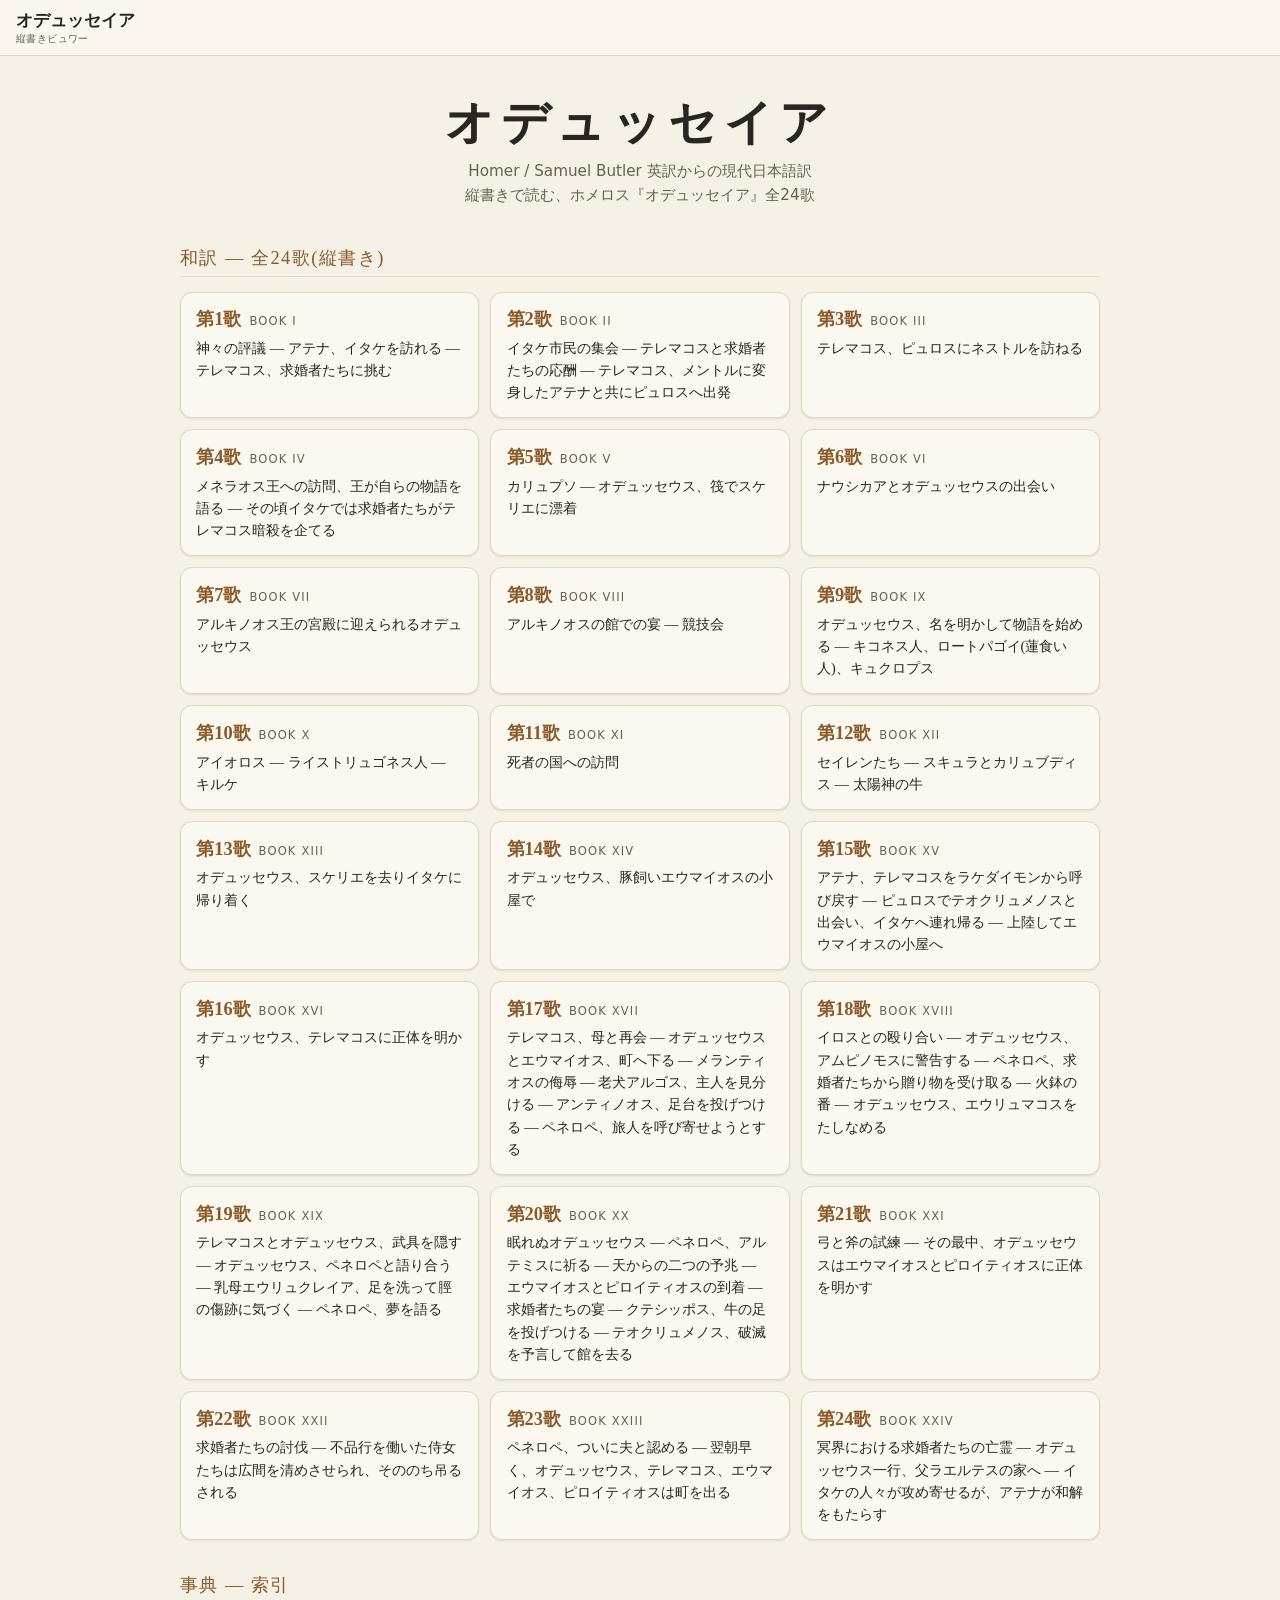
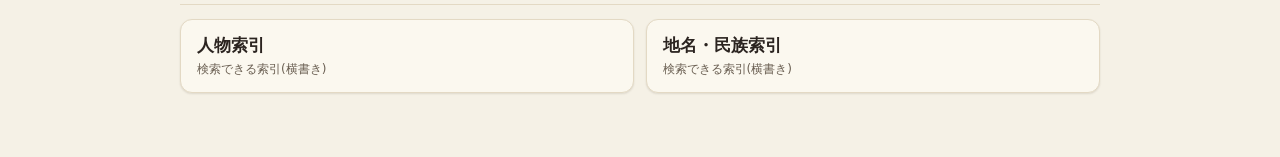
<file: index.html>
<!DOCTYPE html>
<html lang="ja">
<head>
  <meta charset="utf-8" />
  <meta name="viewport" content="width=device-width, initial-scale=1, viewport-fit=cover" />
  <title>オデュッセイア — 縦書きビュワー</title>
  <meta name="description" content="ホメロス『オデュッセイア』(Samuel Butler 英訳からの現代日本語訳)を、読みやすい縦書きで読むビュワー。全24歌の和訳と、人物・地名の索引。" />
  <!-- キャッシュを読まない(スマホで古い版が表示されるのを防ぐ) -->
  <meta http-equiv="Cache-Control" content="no-cache, no-store, must-revalidate" />
  <meta http-equiv="Pragma" content="no-cache" />
  <meta http-equiv="Expires" content="0" />
  <meta name="theme-color" content="#f5f1e6" media="(prefers-color-scheme: light)" />
  <meta name="theme-color" content="#1c1915" media="(prefers-color-scheme: dark)" />
  <meta name="apple-mobile-web-app-capable" content="yes" />
  <meta name="mobile-web-app-capable" content="yes" />
  <link rel="icon" href="data:image/svg+xml,%3Csvg xmlns='http://www.w3.org/2000/svg' viewBox='0 0 32 32'%3E%3Crect width='32' height='32' rx='6' fill='%238a5a2b'/%3E%3Ctext x='16' y='23' font-size='20' text-anchor='middle' fill='%23f5f1e6' font-family='serif'%3E縦%3C/text%3E%3C/svg%3E" />
  <!-- 背景色だけ先に当ててチラつきを防ぐ -->
  <style>
    html, body { margin: 0; background: #f5f1e6; }
    @media (prefers-color-scheme: dark) { html, body { background: #1c1915; } }
  </style>
  <!-- CSS/JS は毎回別URL(?v=タイムスタンプ)で読み込み、確実に最新版を取得する -->
  <script>
    window.__ODYSSEY_V__ = Date.now();
    (function () {
      var l = document.createElement("link");
      l.rel = "stylesheet";
      l.href = "viewer/viewer.css?v=" + window.__ODYSSEY_V__;
      document.head.appendChild(l);
    })();
  </script>
</head>
<body>
  <header class="app-header">
    <a class="home-link" href="#/">オデュッセイア<small>縦書きビュワー</small></a>
    <div class="spacer"></div>
    <button id="fontDec" class="tool-btn icon" title="文字を小さく" aria-label="文字を小さく" hidden>A−</button>
    <button id="fontInc" class="tool-btn icon" title="文字を大きく" aria-label="文字を大きく" hidden>A＋</button>
    <button id="backBtn" class="tool-btn" hidden>目次へ</button>
  </header>

  <main id="app">
    <div class="status-msg">読み込み中…</div>
  </main>
  <div id="extra"></div>

  <script>
    (function () {
      var s = document.createElement("script");
      s.src = "viewer/viewer.js?v=" + (window.__ODYSSEY_V__ || Date.now());
      document.body.appendChild(s);
    })();
  </script>
</body>
</html>
</file>
